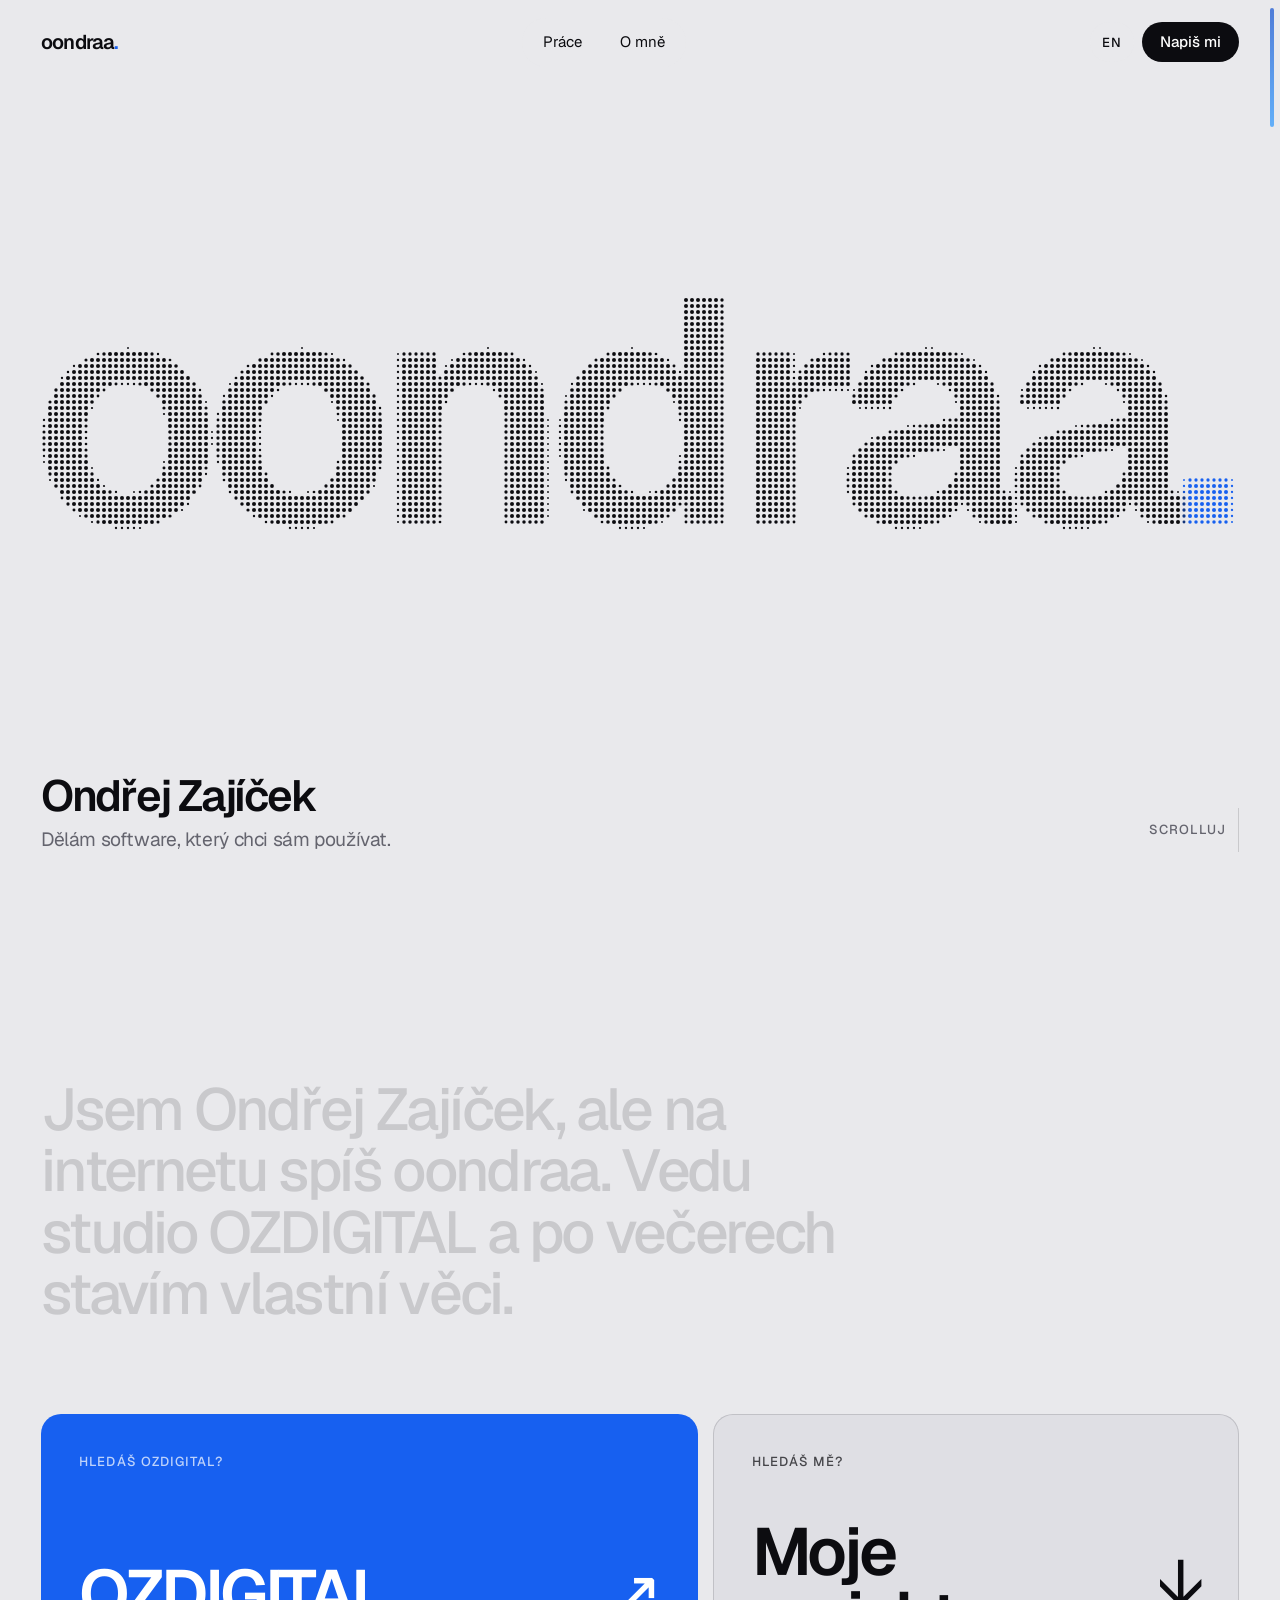
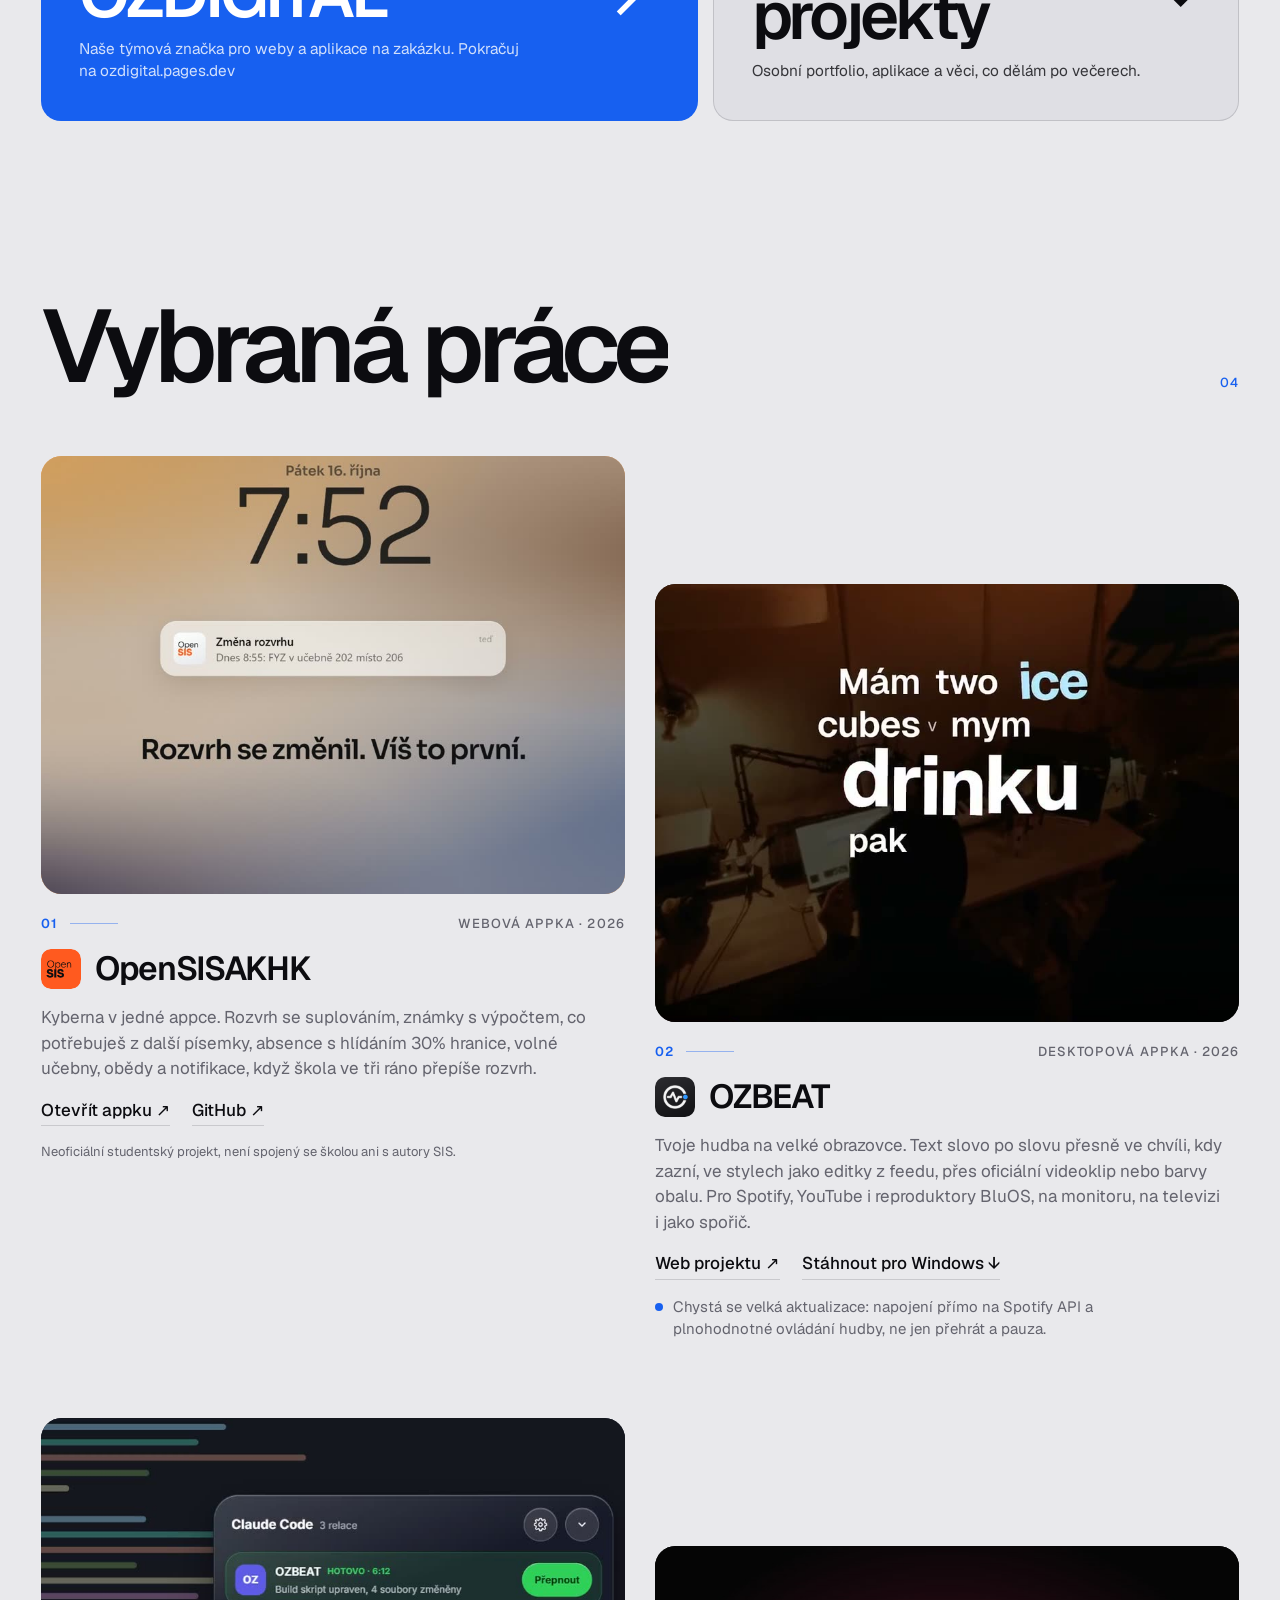
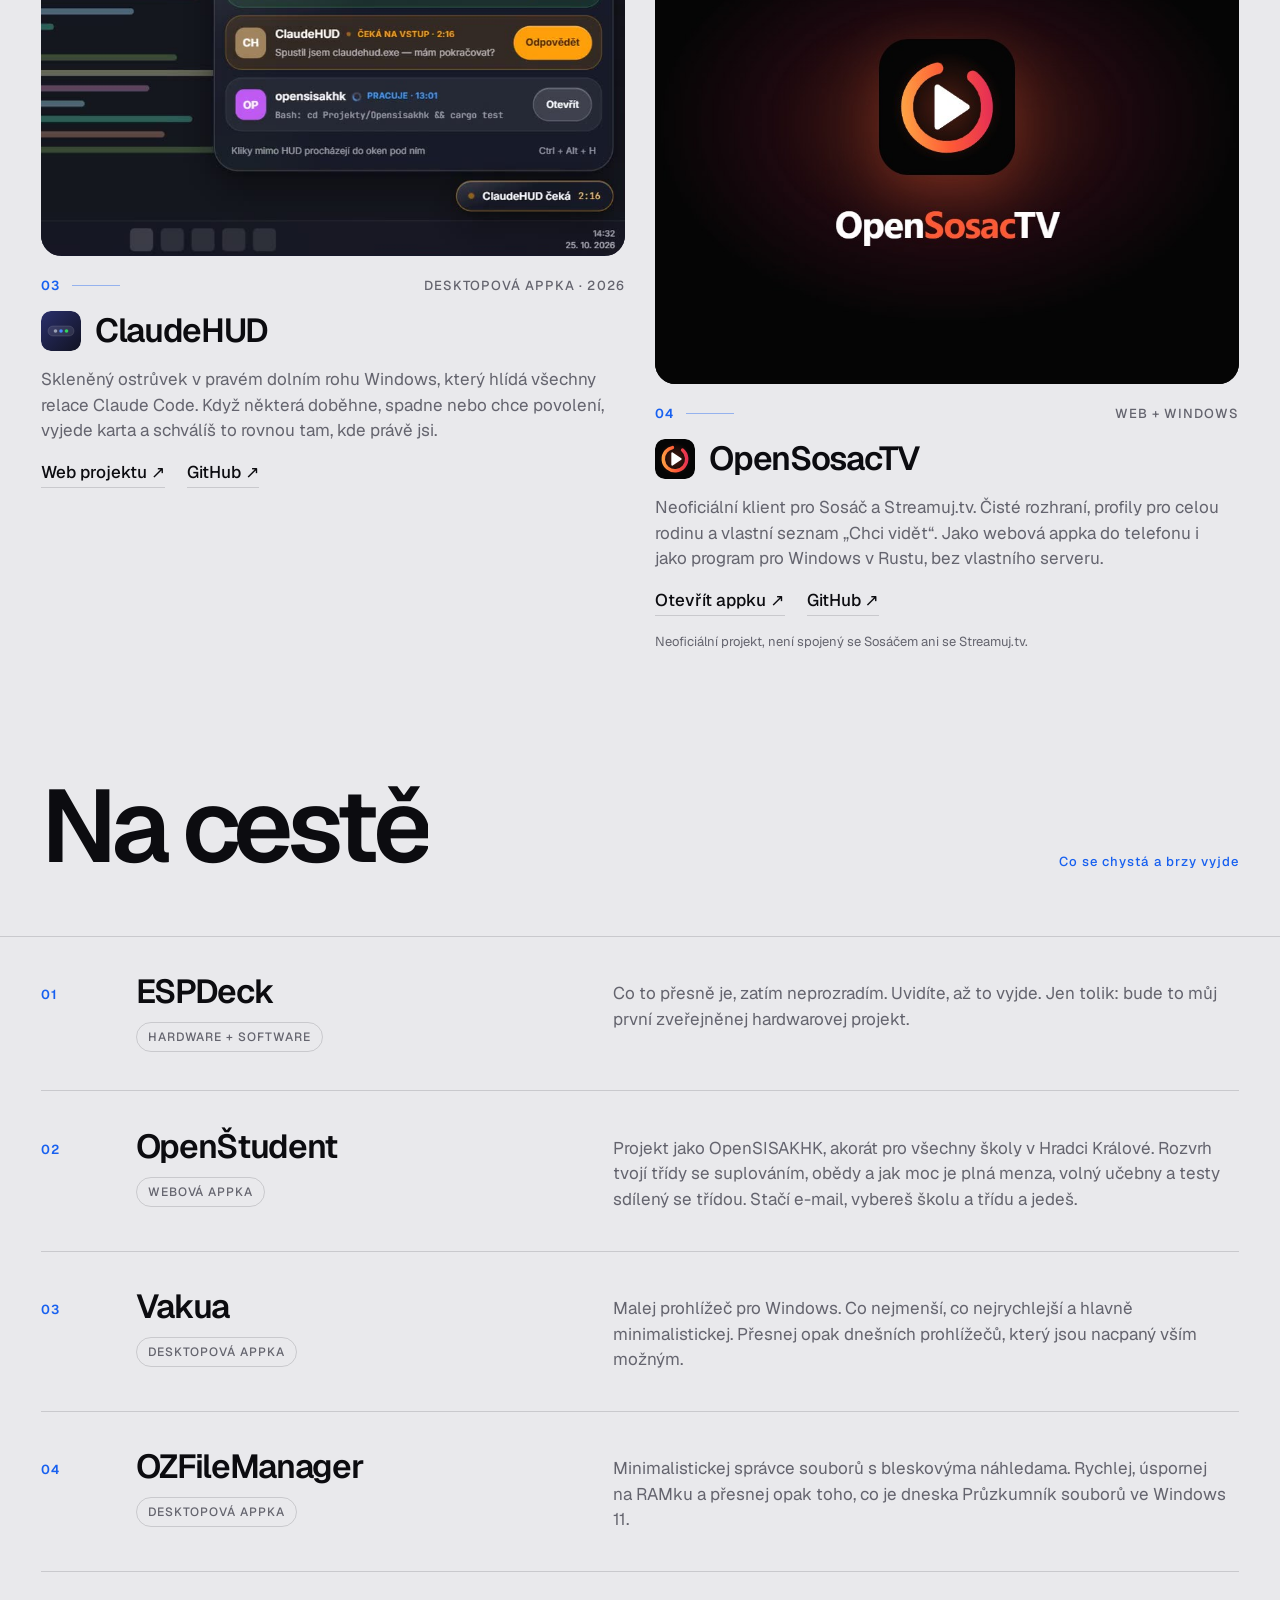
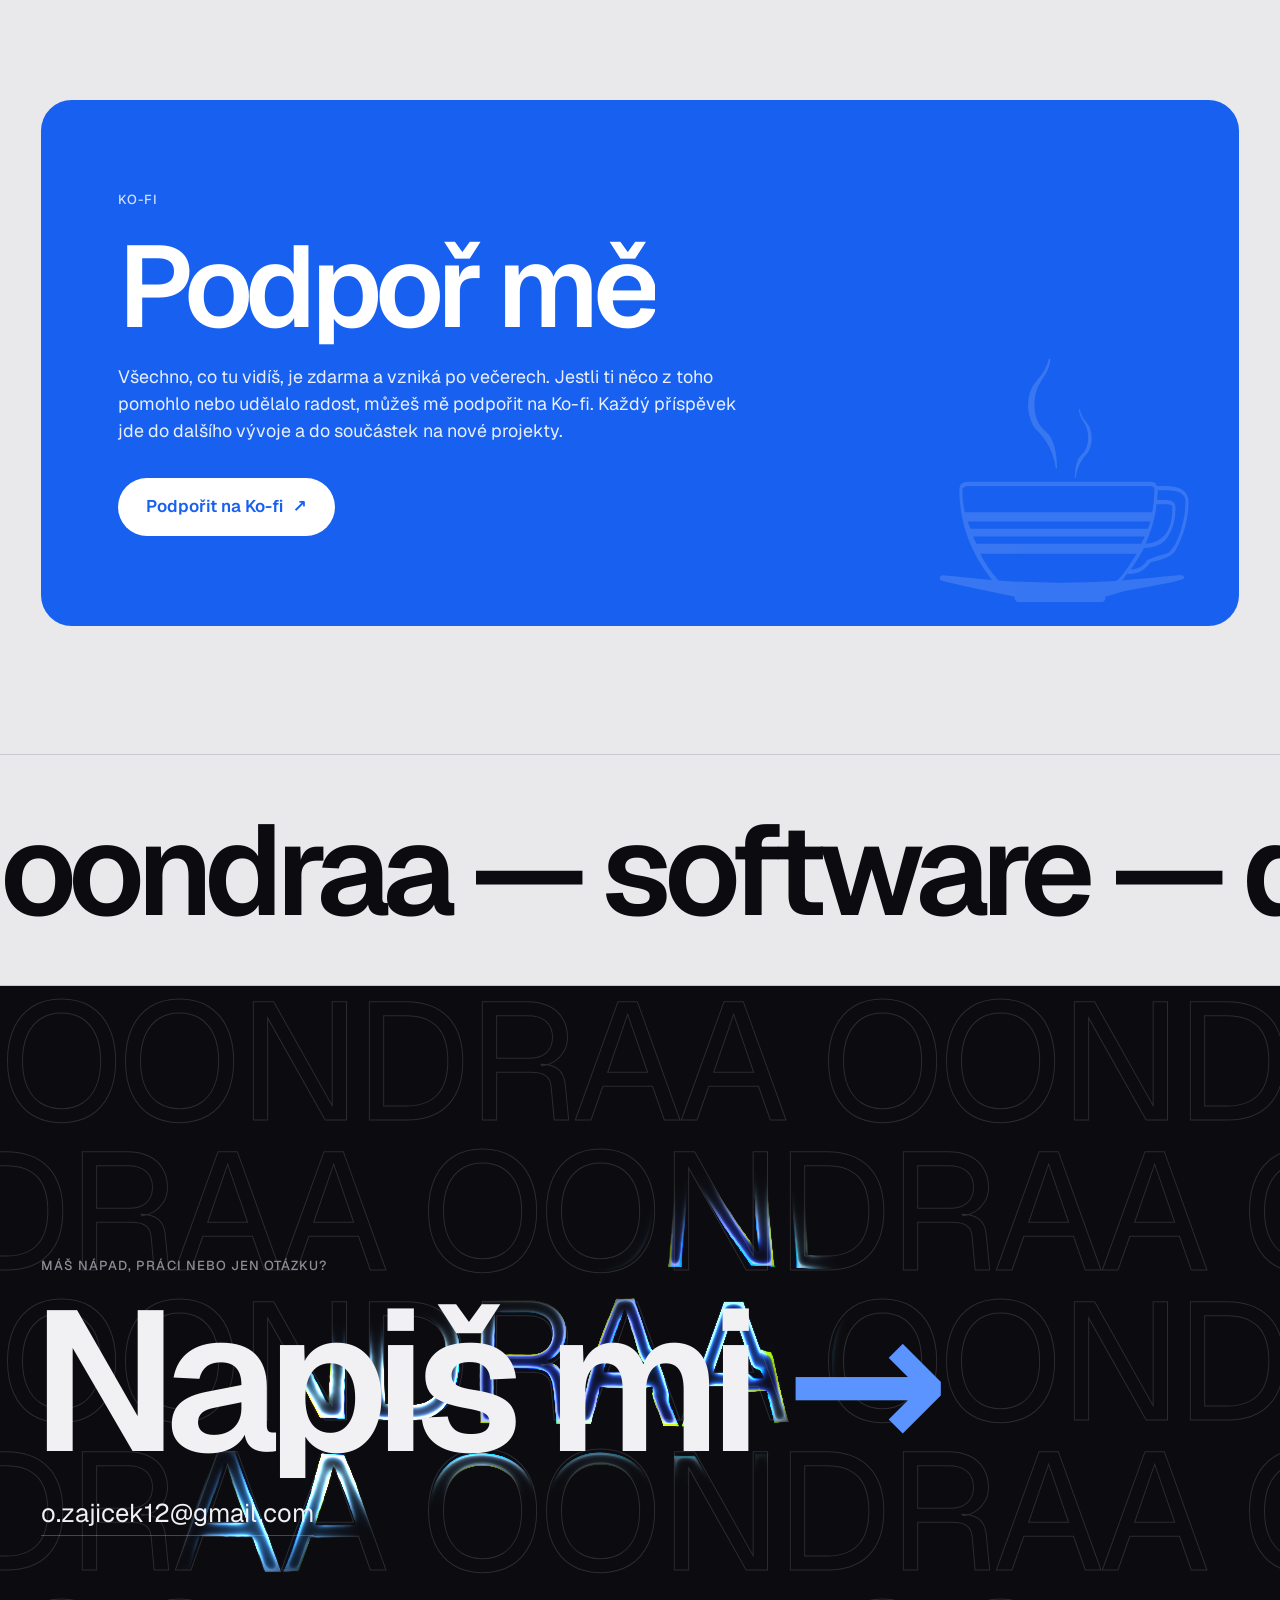
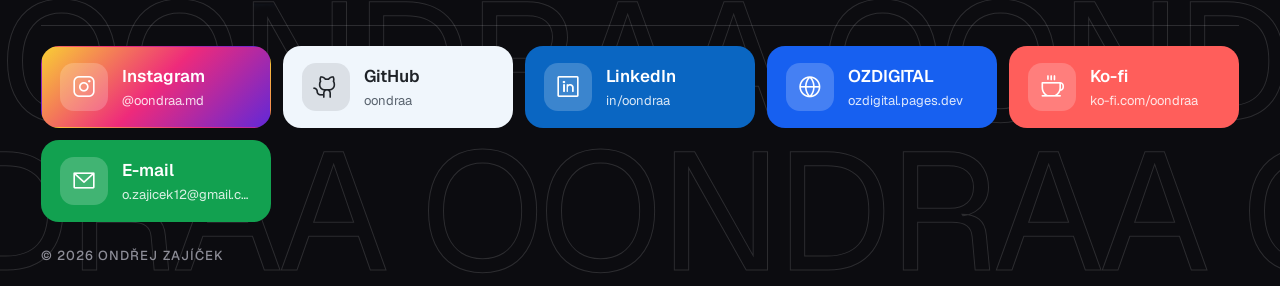
<file: index.html>
<!DOCTYPE html>
<html lang="cs">
<head>
<meta charset="UTF-8">
<meta name="viewport" content="width=device-width, initial-scale=1.0">
<title>oondraa – Ondřej Zajíček, vývojář a designér z Hradce Králové</title>
<meta name="description" content="Ondřej Zajíček (oondraa), student SSAK a vývojář z Hradce Králové. Vede OZDIGITAL a dělá vlastní appky jako OZBEAT a OpenSISAKHK. Instagram @oondraa.md, LinkedIn a GitHub oondraa.">
<meta name="author" content="Ondřej Zajíček">
<meta name="robots" content="index, follow, max-image-preview:large">
<link rel="me" href="https://www.instagram.com/oondraa.md/">
<link rel="me" href="https://github.com/oondraa">
<link rel="me" href="https://www.linkedin.com/in/oondraa/">
<link rel="me" href="https://ko-fi.com/oondraa">
<link rel="canonical" href="https://oondraa.pages.dev/">
<meta name="theme-color" content="#0c0c10">
<meta name="google-site-verification" content="_32wsVGGe5f-wQmV3JNHidjf2FFxtTUGBHmsqvZ1kDk">
<meta property="og:type" content="profile">
<meta property="og:site_name" content="oondraa">
<meta property="og:locale" content="cs_CZ">
<meta property="og:title" content="Ondřej Zajíček – vývojář a designér z Hradce Králové">
<meta property="og:description" content="Dělám software, který chci sám používat. OZBEAT, OpenSISAKHK, ClaudeHUD a další. Instagram @oondraa.md.">
<meta property="og:url" content="https://oondraa.pages.dev/">
<meta property="og:image" content="https://oondraa.pages.dev/assets/og.jpg">
<meta property="og:image:width" content="1200">
<meta property="og:image:height" content="630">
<meta property="og:image:alt" content="Ondřej Zajíček · oondraa">
<meta property="profile:first_name" content="Ondřej">
<meta property="profile:last_name" content="Zajíček">
<meta property="profile:username" content="oondraa">
<meta name="twitter:card" content="summary_large_image">
<meta name="twitter:title" content="Ondřej Zajíček – vývojář a designér z Hradce Králové">
<meta name="twitter:description" content="Dělám software, který chci sám používat. Instagram @oondraa.md · GitHub oondraa · LinkedIn in/oondraa">
<meta name="twitter:image" content="https://oondraa.pages.dev/assets/og.jpg">
<link rel="icon" href="favicon.svg" type="image/svg+xml">
<link rel="preload" href="fonts/geist-latin-wght-normal.woff2" as="font" type="font/woff2" crossorigin>
<link rel="stylesheet" href="style.css">
<script>document.documentElement.classList.add("js")</script>
<script type="application/ld+json">
{
  "@context": "https://schema.org",
  "@graph": [
    {
      "@type": "WebSite",
      "@id": "https://oondraa.pages.dev/#website",
      "url": "https://oondraa.pages.dev/",
      "name": "oondraa",
      "alternateName": "Ondřej Zajíček",
      "inLanguage": "cs",
      "publisher": { "@id": "https://oondraa.pages.dev/#person" }
    },
    {
      "@type": "ProfilePage",
      "@id": "https://oondraa.pages.dev/#profile",
      "url": "https://oondraa.pages.dev/",
      "name": "Ondřej Zajíček – vývojář a designér z Hradce Králové",
      "inLanguage": "cs",
      "dateModified": "2026-11-23",
      "isPartOf": { "@id": "https://oondraa.pages.dev/#website" },
      "mainEntity": { "@id": "https://oondraa.pages.dev/#person" }
    },
    {
      "@type": "Person",
      "@id": "https://oondraa.pages.dev/#person",
      "name": "Ondřej Zajíček",
      "givenName": "Ondřej",
      "familyName": "Zajíček",
      "alternateName": ["oondraa", "oondraa.md", "Ondrej Zajicek", "Ondra Zajíček"],
      "url": "https://oondraa.pages.dev/",
      "image": "https://ozdigital.pages.dev/assets/team-ondrej.png",
      "knowsLanguage": ["cs", "en"],
      "affiliation": { "@type": "EducationalOrganization", "name": "Střední škola aplikované kybernetiky (SSAK)", "alternateName": ["SSAK", "Kyberna"], "address": { "@type": "PostalAddress", "addressLocality": "Hradec Králové", "addressCountry": "CZ" } },
      "email": "mailto:o.zajicek12@gmail.com",
      "jobTitle": "Student, vývojář a UI/UX designér, vedoucí OZDIGITAL",
      "description": "Student SSAK, vývojář a UI/UX designér z Hradce Králové. Na Instagramu @oondraa.md. Po večerech dělá vlastní aplikace (OpenSISAKHK, OZBEAT, ClaudeHUD, OpenSosacTV) a s týmem vede OZDIGITAL, značku pro weby a aplikace na zakázku pod myNEST s.r.o.",
      "homeLocation": { "@type": "Place", "name": "Hradec Králové", "address": { "@type": "PostalAddress", "addressLocality": "Hradec Králové", "addressRegion": "Královéhradecký kraj", "addressCountry": "CZ" } },
      "address": { "@type": "PostalAddress", "addressLocality": "Hradec Králové", "addressRegion": "Královéhradecký kraj", "addressCountry": "CZ" },
      "knowsAbout": ["Vývoj webových aplikací", "UI/UX design", "TypeScript", "Rust", "WebGL", "Cloudflare Workers", "Neuronové sítě"],
      "worksFor": { "@type": "Organization", "@id": "https://ozdigital.pages.dev/#org", "name": "OZDIGITAL", "url": "https://ozdigital.pages.dev/", "parentOrganization": { "@type": "Organization", "name": "myNEST s.r.o.", "taxID": "28855884" } },
      "sameAs": [
        "https://www.instagram.com/oondraa.md/",
        "https://github.com/oondraa",
        "https://www.linkedin.com/in/oondraa/",
        "https://ko-fi.com/oondraa",
        "https://ozdigital.pages.dev/"
      ]
    },
    {
      "@type": "SoftwareApplication",
      "@id": "https://oondraa.github.io/OpenSISAKHK/#app",
      "name": "OpenSISAKHK",
      "description": "Osobní projekt: neoficiální studentská appka k SIS Kyberny. Není to projekt OZDIGITAL.",
      "sameAs": ["https://github.com/oondraa/OpenSISAKHK"],
      "url": "https://oondraa.github.io/OpenSISAKHK/",
      "applicationCategory": "EducationalApplication",
      "operatingSystem": "Web",
      "author": { "@id": "https://oondraa.pages.dev/#person" }
    },
    {
      "@type": "SoftwareApplication",
      "name": "OZBEAT",
      "url": "https://oondraa.github.io/OZBEAT/",
      "applicationCategory": "MultimediaApplication",
      "operatingSystem": "Windows",
      "author": { "@id": "https://oondraa.pages.dev/#person" }
    },
    {
      "@type": "SoftwareApplication",
      "name": "ClaudeHUD",
      "url": "https://oondraa.github.io/ClaudeHUD/",
      "applicationCategory": "DeveloperApplication",
      "operatingSystem": "Windows",
      "author": { "@id": "https://oondraa.pages.dev/#person" }
    },
    {
      "@type": "SoftwareApplication",
      "name": "OpenSosacTV",
      "url": "https://oondraa.github.io/OpenSosacTV/",
      "applicationCategory": "MultimediaApplication",
      "operatingSystem": "Web, Windows",
      "author": { "@id": "https://oondraa.pages.dev/#person" }
    }
  ]
}
</script>
</head>
<body>
  <div class="loader" aria-hidden="true"><span class="loader-num">0</span></div>
  <div class="cursor" aria-hidden="true"><span class="cursor-label"></span></div>

  <header class="nav">
    <a href="#top" class="logo" aria-label="oondraa, na začátek">oondraa<span class="dot">.</span></a>
    <nav aria-label="Hlavní">
      <a href="#work" data-i18n="navWork">Práce</a>
      <a href="#about" data-i18n="navAbout">O mně</a>
    </nav>
    <div class="nav-end">
      <button class="lang" type="button" aria-label="Switch to English">EN</button>
      <a href="#contact" class="pill" data-i18n="navTalk">Napiš mi</a>
    </div>
  </header>

  <main id="top">
    <section class="hero">
      <div class="halftone" data-halftone aria-hidden="true"><canvas></canvas></div>
      <div class="hero-foot">
        <div>
          <h1 class="hero-name"><span class="mask"><span>Ondřej Zajíček</span></span></h1>
          <p class="hero-lede"><span class="mask"><span data-i18n="heroLede">Dělám software, který chci sám používat.</span></span></p>
        </div>
        <a href="#work" class="scroll-cue" aria-label="Posunout na projekty"><span data-i18n="heroScroll">Scrolluj</span><i></i></a>
      </div>
    </section>

    <section class="statement" id="about">
      <p class="statement-text" data-words data-i18n="statement">Jsem Ondřej Zajíček, ale na internetu spíš oondraa. Vedu studio OZDIGITAL a po večerech stavím vlastní věci.</p>

      <nav class="fork" aria-label="Kam dál">
        <a href="https://ozdigital.pages.dev/" class="fork-card fork-team" data-cursor-key="cursorOpen">
          <span class="fork-kicker" data-i18n="forkTeamKicker">Hledáš OZDIGITAL?</span>
          <span class="fork-title"><span>OZDIGITAL</span><i aria-hidden="true">↗</i></span>
          <span class="fork-sub" data-i18n="forkTeamSub">Naše týmová značka pro weby a aplikace na zakázku. Pokračuj na ozdigital.pages.dev</span>
        </a>
        <a href="#work" class="fork-card fork-me">
          <span class="fork-kicker" data-i18n="forkMeKicker">Hledáš mě?</span>
          <span class="fork-title"><span data-i18n="forkMeTitle">Moje projekty</span><i aria-hidden="true">↓</i></span>
          <span class="fork-sub" data-i18n="forkMeSub">Osobní portfolio, aplikace a věci, co dělám po večerech.</span>
        </a>
      </nav>
    </section>

    <section class="work" id="work">
      <div class="sec-head">
        <h2 class="sec-title"><span class="mask"><span data-i18n="workTitle">Vybraná práce</span></span></h2>
        <span class="sec-count">04</span>
      </div>

      <div class="projects">
        <article class="project">
          <div class="project-bar"><span class="project-n">01</span><span><span data-i18n="kindWeb">Webová appka</span> · 2026</span></div>
          <div class="project-head">
            <img src="assets/sis-icon.svg" alt="" width="40" height="40">
            <h3>OpenSISAKHK</h3>
          </div>
          <a href="https://oondraa.github.io/OpenSISAKHK/" target="_blank" rel="noopener" class="project-media" data-cursor-key="cursorOpen" style="--tint:#f0a560">
            <video data-src="assets/sis-promo-720.mp4" poster="assets/sis-poster.jpg" muted loop playsinline preload="none" aria-label="Ukázka OpenSISAKHK"></video>
          </a>
          <div class="project-body">
            <p data-i18n="sisDesc">Kyberna v jedné appce. Rozvrh se suplováním, známky s výpočtem, co potřebuješ z další písemky, absence s hlídáním 30% hranice, volné učebny, obědy a notifikace, když škola ve tři ráno přepíše rozvrh.</p>
            <div class="project-links">
              <a href="https://opensisakhk.opensisakhk.workers.dev" target="_blank" rel="noopener" data-i18n="sisOpen">Otevřít appku ↗</a>
              <a href="https://github.com/oondraa/OpenSISAKHK" target="_blank" rel="noopener">GitHub ↗</a>
            </div>
            <p class="fine" data-i18n="sisNote">Neoficiální studentský projekt, není spojený se školou ani s autory SIS.</p>
          </div>
        </article>

        <article class="project">
          <div class="project-bar"><span class="project-n">02</span><span><span data-i18n="kindDesktop">Desktopová appka</span> · 2026</span></div>
          <div class="project-head">
            <img src="assets/ozbeat-icon.png" alt="" width="40" height="40">
            <h3>OZBEAT</h3>
          </div>
          <a href="https://oondraa.github.io/OZBEAT/" target="_blank" rel="noopener" class="project-media" data-cursor-key="cursorOpen" style="--tint:#1a1414">
            <video data-src="assets/ozbeat-promo-720.mp4" poster="assets/ozbeat-poster.jpg" muted loop playsinline preload="none" aria-label="Ukázka OZBEAT"></video>
          </a>
          <div class="project-body">
            <p data-i18n="ozbDesc">Tvoje hudba na velké obrazovce. Text slovo po slovu přesně ve chvíli, kdy zazní, ve stylech jako editky z feedu, přes oficiální videoklip nebo barvy obalu. Pro Spotify, YouTube i reproduktory BluOS, na monitoru, na televizi i jako spořič.</p>
            <div class="project-links">
              <a href="https://oondraa.github.io/OZBEAT/" target="_blank" rel="noopener" data-i18n="linkProject">Web projektu ↗</a>
              <a href="https://github.com/oondraa/OZBEAT/releases/latest/download/OZBEAT.exe" data-i18n="ozbDownload">Stáhnout pro Windows ↓</a>
            </div>
            <p class="soon-note"><span class="soon-dot" aria-hidden="true"></span><span data-i18n="ozbNext">Chystá se velká aktualizace: napojení přímo na Spotify API a plnohodnotné ovládání hudby, ne jen přehrát a pauza.</span></p>
          </div>
        </article>

        <article class="project">
          <div class="project-bar"><span class="project-n">03</span><span><span data-i18n="kindDesktop">Desktopová appka</span> · 2026</span></div>
          <div class="project-head">
            <img src="assets/hud-icon.svg" alt="" width="40" height="40">
            <h3>ClaudeHUD</h3>
          </div>
          <a href="https://oondraa.github.io/ClaudeHUD/" target="_blank" rel="noopener" class="project-media" data-cursor-key="cursorOpen" style="--tint:#15172a;--origin:100% 60%">
            <video data-src="assets/hud-promo-720.mp4" poster="assets/hud-poster.jpg" muted loop playsinline preload="none" aria-label="Ukázka ClaudeHUD"></video>
          </a>
          <div class="project-body">
            <p data-i18n="hudDesc">Skleněný ostrůvek v pravém dolním rohu Windows, který hlídá všechny relace Claude Code. Když některá doběhne, spadne nebo chce povolení, vyjede karta a schválíš to rovnou tam, kde právě jsi.</p>
            <div class="project-links">
              <a href="https://oondraa.github.io/ClaudeHUD/" target="_blank" rel="noopener" data-i18n="linkProject">Web projektu ↗</a>
              <a href="https://github.com/oondraa/ClaudeHUD" target="_blank" rel="noopener">GitHub ↗</a>
            </div>
          </div>
        </article>

        <article class="project">
          <div class="project-bar"><span class="project-n">04</span><span data-i18n="kindWebWin">Web + Windows</span></div>
          <div class="project-head">
            <img src="assets/sosac-icon.svg" alt="" width="40" height="40">
            <h3>OpenSosacTV</h3>
          </div>
          <a href="https://oondraa.github.io/OpenSosacTV/" target="_blank" rel="noopener" class="project-media" data-cursor-key="cursorOpen" style="--tint:#050505">
            <img src="assets/sosac-poster.jpg" alt="" loading="lazy" width="960" height="720">
          </a>
          <div class="project-body">
            <p data-i18n="sosacDesc">Neoficiální klient pro Sosáč a Streamuj.tv. Čisté rozhraní, profily pro celou rodinu a vlastní seznam „Chci vidět“. Jako webová appka do telefonu i jako program pro Windows v Rustu, bez vlastního serveru.</p>
            <div class="project-links">
              <a href="https://oondraa.github.io/OpenSosacTV/" target="_blank" rel="noopener" data-i18n="sisOpen">Otevřít appku ↗</a>
              <a href="https://github.com/oondraa/OpenSosacTV" target="_blank" rel="noopener">GitHub ↗</a>
            </div>
            <p class="fine" data-i18n="sosacNote">Neoficiální projekt, není spojený se Sosáčem ani se Streamuj.tv.</p>
          </div>
        </article>
      </div>
    </section>

    <section class="soon" id="soon">
      <div class="sec-head">
        <h2 class="sec-title"><span class="mask"><span data-i18n="soonTitle">Na cestě</span></span></h2>
        <span class="sec-count sec-lede" data-i18n="soonLede">Co se chystá a brzy vyjde</span>
      </div>

      <ol class="soon-list">
        <li class="soon-item">
          <span class="soon-n">01</span>
          <div class="soon-head">
            <h3>ESPDeck</h3>
            <span class="soon-tag" data-i18n="soonTagHw">Hardware + software</span>
          </div>
          <div class="soon-body">
            <p data-i18n="espDesc">Co to přesně je, zatím neprozradím. Uvidíte, až to vyjde. Jen tolik: bude to můj první zveřejněnej hardwarovej projekt.</p>
          </div>
        </li>
        <li class="soon-item">
          <span class="soon-n">02</span>
          <div class="soon-head">
            <h3>OpenŠtudent</h3>
            <span class="soon-tag" data-i18n="soonTagWeb">Webová appka</span>
          </div>
          <div class="soon-body">
            <p data-i18n="stuDesc">Projekt jako OpenSISAKHK, akorát pro všechny školy v Hradci Králové. Rozvrh tvojí třídy se suplováním, obědy a jak moc je plná menza, volný učebny a testy sdílený se třídou. Stačí e-mail, vybereš školu a třídu a jedeš.</p>
          </div>
        </li>
        <li class="soon-item">
          <span class="soon-n">03</span>
          <div class="soon-head">
            <h3>Vakua</h3>
            <span class="soon-tag" data-i18n="soonTagDesktop">Desktopová appka</span>
          </div>
          <div class="soon-body">
            <p data-i18n="vakDesc">Malej prohlížeč pro Windows. Co nejmenší, co nejrychlejší a hlavně minimalistickej. Přesnej opak dnešních prohlížečů, který jsou nacpaný vším možným.</p>
          </div>
        </li>
        <li class="soon-item">
          <span class="soon-n">04</span>
          <div class="soon-head">
            <h3>OZFileManager</h3>
            <span class="soon-tag" data-i18n="soonTagDesktop">Desktopová appka</span>
          </div>
          <div class="soon-body">
            <p data-i18n="fmDesc">Minimalistickej správce souborů s bleskovýma náhledama. Rychlej, úspornej na RAMku a přesnej opak toho, co je dneska Průzkumník souborů ve Windows 11.</p>
          </div>
        </li>
      </ol>
    </section>

    <section class="support" id="support">
      <div class="support-inner">
        <p class="support-kicker" data-i18n="supKicker">Ko-fi</p>
        <h2 class="support-title"><span class="mask"><span data-i18n="supTitle">Podpoř mě</span></span></h2>
        <p class="support-text" data-i18n="supText">Všechno, co tu vidíš, je zdarma a vzniká po večerech. Jestli ti něco z toho pomohlo nebo udělalo radost, můžeš mě podpořit na Ko-fi. Každý příspěvek jde do dalšího vývoje a do součástek na nové projekty.</p>
        <a href="https://ko-fi.com/oondraa" target="_blank" rel="noopener" class="support-btn" data-cursor-key="cursorOpen"><span data-i18n="supBtn">Podpořit na Ko-fi</span><span aria-hidden="true">↗</span></a>
      </div>
    </section>

    <section class="marquee" aria-hidden="true">
      <div class="marquee-track"><span>oondraa — software — design — oondraa — software — design — </span><span>oondraa — software — design — oondraa — software — design — </span></div>
    </section>

  </main>

  <footer class="contact" id="contact">
    <canvas class="ink-gl" aria-hidden="true"></canvas>
    <div class="ink-bg" aria-hidden="true">
      <span>OONDRAA OONDRAA OONDRAA OONDRAA</span>
      <span>OONDRAA OONDRAA OONDRAA OONDRAA</span>
      <span>OONDRAA OONDRAA OONDRAA OONDRAA</span>
      <span>OONDRAA OONDRAA OONDRAA OONDRAA</span>
      <span>OONDRAA OONDRAA OONDRAA OONDRAA</span>
      <span>OONDRAA OONDRAA OONDRAA OONDRAA</span>
    </div>
    <div class="contact-inner">
      <p class="contact-kicker" data-i18n="contactKicker">Máš nápad, práci nebo jen otázku?</p>
      <a href="mailto:o.zajicek12@gmail.com" class="contact-big" data-cursor-key="cursorMail">
        <span class="mask"><span data-i18n="contactBig">Napiš mi</span></span>
        <span class="contact-arrow" aria-hidden="true">→</span>
      </a>
      <a href="mailto:o.zajicek12@gmail.com" class="contact-mail">o.zajicek12@gmail.com</a>
      <div class="contact-foot">
        <ul class="socials" aria-label="Kde mě najdeš">
          <li><a href="https://www.instagram.com/oondraa.md/" target="_blank" rel="me noopener" class="social social-ig"><i class="ph ph-instagram-logo" aria-hidden="true"></i><span><b>Instagram</b><small>@oondraa.md</small></span></a></li>
          <li><a href="https://github.com/oondraa" target="_blank" rel="me noopener" class="social social-gh"><i class="ph ph-github-logo" aria-hidden="true"></i><span><b>GitHub</b><small>oondraa</small></span></a></li>
          <li><a href="https://www.linkedin.com/in/oondraa/" target="_blank" rel="me noopener" class="social social-li"><i class="ph ph-linkedin-logo" aria-hidden="true"></i><span><b>LinkedIn</b><small>in/oondraa</small></span></a></li>
          <li><a href="https://ozdigital.pages.dev/" target="_blank" rel="noopener" class="social social-oz"><i class="ph ph-globe-simple" aria-hidden="true"></i><span><b>OZDIGITAL</b><small>ozdigital.pages.dev</small></span></a></li>
          <li><a href="https://ko-fi.com/oondraa" target="_blank" rel="me noopener" class="social social-kofi"><i class="ph ph-coffee" aria-hidden="true"></i><span><b>Ko-fi</b><small>ko-fi.com/oondraa</small></span></a></li>
          <li><a href="mailto:o.zajicek12@gmail.com" class="social social-mail"><i class="ph ph-envelope-simple" aria-hidden="true"></i><span><b>E-mail</b><small>o.zajicek12@gmail.com</small></span></a></li>
        </ul>
        <p class="copy">© 2026 Ondřej Zajíček</p>
      </div>
    </div>
  </footer>

  <script src="vendor/gsap.min.js" defer></script>
  <script src="vendor/ScrollTrigger.min.js" defer></script>
  <script src="vendor/lenis.min.js" defer></script>
  <script src="halftone.js" defer></script>
  <script src="ink.js" defer></script>
  <script src="main.js" defer></script>
  <script src="scrollbar.js" defer></script>
</body>
</html>
</file>
<file: style.css>
@font-face {
  font-family: "Geist";
  src: url("fonts/geist-latin-ext-wght-normal.woff2") format("woff2");
  font-weight: 100 900;
  font-display: swap;
  unicode-range: U+0100-02BA, U+02BD-02C5, U+02C7-02CC, U+02CE-02D7, U+02DD-02FF, U+0304, U+0308, U+0329, U+1D00-1DBF, U+1E00-1E9F, U+1EF2-1EFF, U+2020, U+20A0-20AB, U+20AD-20C0, U+2113, U+2C60-2C7F, U+A720-A7FF;
}
@font-face {
  font-family: "Geist";
  src: url("fonts/geist-latin-wght-normal.woff2") format("woff2");
  font-weight: 100 900;
  font-display: swap;
  unicode-range: U+0000-00FF, U+0131, U+0152-0153, U+02BB-02BC, U+02C6, U+02DA, U+02DC, U+0304, U+0308, U+0329, U+2000-206F, U+20AC, U+2122, U+2191, U+2193, U+2212, U+2215, U+FEFF, U+FFFD;
}

:root {
  --bg: #e9e9ec;
  --bg-2: #dfdfe4;
  --ink: #0c0c10;
  --muted: #64646e;
  --line: rgba(12, 12, 16, 0.14);
  --accent: #1760f0;
  --accent-hover: #0f4fd0;
  --accent-dark: #5b93ff;
  --night: #0c0c10;
  --night-ink: #f1f1f3;
  --gutter: clamp(16px, 3.2vw, 48px);
  --ease: cubic-bezier(0.22, 1, 0.36, 1);
}

*, *::before, *::after { box-sizing: border-box; }
html { -webkit-text-size-adjust: 100%; }
html.lenis, html.lenis body { height: auto; }
.lenis.lenis-smooth { scroll-behavior: auto !important; }
body {
  margin: 0;
  background: var(--bg);
  color: var(--ink);
  font-family: "Geist", system-ui, sans-serif;
  font-size: 17px;
  line-height: 1.5;
  -webkit-font-smoothing: antialiased;
  overflow-x: hidden;
}
img, video, canvas { display: block; max-width: 100%; }
a { color: inherit; text-decoration: none; }
h1, h2, h3, p { margin: 0; }
::selection { background: var(--accent); color: #fff; }
:focus-visible { outline: 2px solid var(--accent); outline-offset: 3px; border-radius: 4px; }

/* Text that slides up from behind a mask */
.mask { display: block; overflow: hidden; padding-bottom: 0.06em; margin-bottom: -0.06em; }
.mask > span { display: inline-block; }
.js .mask > span { transform: translateY(110%); }
.js.is-ready .no-anim .mask > span { transform: none; }

/* Loader */
.loader {
  position: fixed; inset: 0; z-index: 100;
  display: grid; place-items: end start;
  padding: var(--gutter);
  background: var(--night);
  color: var(--night-ink);
}
.loader-num { font-size: clamp(64px, 14vw, 220px); font-weight: 600; letter-spacing: -0.06em; line-height: 0.8; font-variant-numeric: tabular-nums; }
html:not(.js) .loader { display: none; }

/* Cursor */
.cursor {
  position: fixed; top: 0; left: 0; z-index: 90;
  width: 12px; height: 12px; margin: -6px 0 0 -6px;
  border-radius: 50%;
  background: var(--ink);
  pointer-events: none;
  display: grid; place-items: center;
  transition: width 0.45s var(--ease), height 0.45s var(--ease), margin 0.45s var(--ease), background-color 0.3s;
  opacity: 0;
}
.cursor-label { font-size: 13px; font-weight: 500; color: #fff; opacity: 0; transition: opacity 0.2s; white-space: nowrap; }
.cursor.is-big { width: 96px; height: 96px; margin: -48px 0 0 -48px; background: var(--accent); }
.cursor.is-big .cursor-label { opacity: 1; transition-delay: 0.12s; }
.cursor.on-dark { background: var(--night-ink); }
@media (hover: none), (pointer: coarse) { .cursor { display: none; } }

/* Scrollbar: scrollbar.js swaps the native one for a thin blue thumb on mouse devices */
html.has-scrollbar { scrollbar-width: none; }
html.has-scrollbar::-webkit-scrollbar { display: none; }
.scrollbar { position: fixed; top: 8px; bottom: 8px; right: 2px; z-index: 95; width: 14px; cursor: pointer; }
.scrollbar[hidden] { display: none; }
.scrollbar::before, .scrollbar-thumb {
  position: absolute; right: 4px; width: 4px; border-radius: 99px;
  transition: opacity 0.3s var(--ease), width 0.22s var(--ease), right 0.22s var(--ease);
}
.scrollbar::before { content: ""; top: 0; bottom: 0; background: rgba(12, 12, 16, 0.06); opacity: 0; }
.scrollbar-thumb {
  top: 0; overflow: hidden; will-change: transform; cursor: grab;
  background: linear-gradient(180deg, var(--accent-hover), #2997ff); opacity: 0.7;
}
.scrollbar-thumb::after {
  content: ""; position: absolute; left: 0; top: 0; width: 100%; height: 300%;
  background: linear-gradient(transparent 42%, rgba(255, 255, 255, 0.7) 50%, transparent 58%);
  animation: sheen 3.2s var(--ease) infinite;
}
@keyframes sheen { from { transform: translateY(-66.667%); } to { transform: translateY(0); } }
.scrollbar.is-active::before, .scrollbar:hover::before, .scrollbar.is-dragging::before,
.scrollbar.is-active .scrollbar-thumb, .scrollbar:hover .scrollbar-thumb, .scrollbar.is-dragging .scrollbar-thumb { opacity: 1; }
.scrollbar:hover::before, .scrollbar.is-dragging::before,
.scrollbar:hover .scrollbar-thumb, .scrollbar.is-dragging .scrollbar-thumb { width: 7px; right: 3px; }
.scrollbar.is-dragging .scrollbar-thumb { cursor: grabbing; }
@media (prefers-reduced-motion: reduce) {
  .scrollbar::before, .scrollbar-thumb { transition: none; }
  .scrollbar-thumb::after { animation: none; opacity: 0; }
}

/* Nav */
.nav {
  position: fixed; top: 0; left: 0; right: 0; z-index: 50;
  display: flex; align-items: center; justify-content: space-between; gap: 16px;
  padding: 18px var(--gutter);
  transition: transform 0.5s var(--ease);
}
.nav.is-hidden { transform: translateY(-110%); }
.logo { font-weight: 600; font-size: 20px; letter-spacing: -0.04em; }
.dot, .accent { color: var(--accent); }
.link-arrow { font-weight: 500; border-bottom: 1px solid var(--line); padding-bottom: 2px; transition: color 0.3s, border-color 0.3s; }
.link-arrow:hover { color: var(--accent); border-color: var(--accent); }
.nav nav { display: flex; gap: 6px; padding: 5px; border-radius: 99px; background: rgba(233, 233, 236, 0.72); backdrop-filter: blur(14px); -webkit-backdrop-filter: blur(14px); }
.nav nav a { padding: 8px 16px; border-radius: 99px; font-size: 15px; transition: background-color 0.25s; }
.nav nav a:hover { background: rgba(12, 12, 16, 0.07); }
.nav-end { display: flex; align-items: center; gap: 8px; }
.lang {
  font: 500 13px "Geist", system-ui, sans-serif; letter-spacing: 0.08em; color: var(--ink);
  background: rgba(233, 233, 236, 0.72); backdrop-filter: blur(14px); -webkit-backdrop-filter: blur(14px);
  border: 0; border-radius: 99px; height: 40px; min-width: 40px; padding: 0 12px; cursor: pointer;
}
.pill {
  display: inline-flex; align-items: center; height: 40px; padding: 0 18px;
  border-radius: 99px; background: var(--ink); color: #fff; font-size: 15px; font-weight: 500;
  transition: background-color 0.3s;
}
.pill:hover { background: var(--accent-hover); }
.nav .logo { transition: color 0.3s; }
.nav.on-dark .logo { color: var(--night-ink); }
.nav.on-dark .pill { background: var(--night-ink); color: var(--ink); }
.nav.on-dark .pill:hover { background: var(--accent-dark); color: #fff; }
@media (max-width: 760px) { .nav nav { display: none; } }

/* Hero: the "oondraa." wordmark as a field of dots (halftone.js) that scatter under the pointer */
.hero {
  position: relative; min-height: 100svh;
  display: flex; flex-direction: column; justify-content: space-between; gap: clamp(32px, 5vh, 64px);
  padding: calc(76px + clamp(8px, 2vw, 24px)) var(--gutter) clamp(24px, 4vw, 48px);
}
.halftone { position: relative; width: 100%; margin-block: auto; font-family: "Geist", system-ui, sans-serif; touch-action: pan-y; }
.halftone canvas { display: block; width: 100%; }
.hero-foot { display: flex; align-items: flex-end; justify-content: space-between; gap: 24px; }
.hero-name { font-size: clamp(28px, 3.4vw, 52px); font-weight: 600; letter-spacing: -0.045em; line-height: 1; }
.hero-lede { margin-top: 10px; font-size: clamp(17px, 1.5vw, 22px); letter-spacing: -0.02em; color: var(--muted); max-width: 30ch; line-height: 1.25; }
.scroll-cue { display: inline-flex; align-items: center; gap: 12px; font-size: 13px; font-weight: 500; letter-spacing: 0.08em; text-transform: uppercase; color: var(--muted); }
.scroll-cue i { position: relative; width: 1px; height: 44px; background: var(--line); overflow: hidden; }
.scroll-cue i::after { content: ""; position: absolute; left: 0; top: -50%; width: 100%; height: 50%; background: var(--ink); animation: cue 1.8s var(--ease) infinite; }
@keyframes cue { to { top: 100%; } }
@media (max-width: 560px) {
  .scroll-cue { display: none; }
}

/* Statement */
.statement { padding: clamp(96px, 14vw, 200px) var(--gutter); }
.statement-text { font-size: clamp(30px, 4.6vw, 76px); line-height: 1.04; letter-spacing: -0.045em; font-weight: 500; max-width: 20ch; }
.statement-text .w { opacity: 0.14; transition: none; }
html:not(.js) .statement-text .w { opacity: 1; }

/* Fork: team (OZDIGITAL) or me (portfolio) */
.fork { display: grid; grid-template-columns: 1.25fr 1fr; gap: clamp(10px, 1.2vw, 16px); margin-top: clamp(48px, 7vw, 96px); }
.fork-card {
  position: relative; display: flex; flex-direction: column; gap: 14px; min-height: clamp(220px, 24vw, 320px);
  padding: clamp(24px, 3vw, 40px); border-radius: 20px; overflow: hidden;
  transition: background-color 0.4s var(--ease), color 0.4s var(--ease), transform 0.6s var(--ease);
}
.fork-team { background: var(--accent); color: #fff; }
.fork-team:hover { background: var(--accent-hover); }
.fork-me { background: var(--bg-2); color: var(--ink); box-shadow: inset 0 0 0 1px var(--line); }
.fork-me:hover { background: var(--ink); color: var(--night-ink); }
.fork-kicker { font-size: 13px; font-weight: 500; letter-spacing: 0.08em; text-transform: uppercase; opacity: 0.72; }
.fork-title {
  display: flex; align-items: center; justify-content: space-between; gap: 16px; margin-top: auto;
  font-size: clamp(36px, 5.2vw, 84px); font-weight: 600; letter-spacing: -0.05em; line-height: 0.95;
}
.fork-title i { font-style: normal; font-weight: 400; transition: transform 0.6s var(--ease); }
.fork-team:hover .fork-title i { transform: translate(6px, -6px); }
.fork-me:hover .fork-title i { transform: translateY(8px); }
.fork-sub { font-size: clamp(15px, 1.2vw, 17px); line-height: 1.4; opacity: 0.8; max-width: 44ch; }
@media (max-width: 760px) {
  .fork { grid-template-columns: 1fr; }
  .fork-card { min-height: 200px; }
}

/* Sections */
.sec-head {
  display: flex; align-items: flex-end; justify-content: space-between; gap: 24px; flex-wrap: wrap;
  padding: 0 var(--gutter); margin-bottom: clamp(32px, 5vw, 72px);
}
.sec-title { font-size: clamp(44px, 8vw, 132px); font-weight: 600; letter-spacing: -0.06em; line-height: 0.9; }
.sec-count { font-size: 13px; font-weight: 500; letter-spacing: 0.08em; text-transform: uppercase; color: var(--accent); }
.sec-lede { max-width: 32ch; text-transform: none; }

/* Projects: a two-column grid of equal cards, the right column dropped a little */
.work { padding-bottom: clamp(64px, 10vw, 140px); }
.projects {
  display: grid; grid-template-columns: repeat(2, minmax(0, 1fr));
  gap: clamp(48px, 6vw, 96px) clamp(16px, 2.4vw, 32px); padding: 0 var(--gutter);
}
.project {
  display: grid; grid-template-areas: "media" "bar" "head" "body";
  grid-template-rows: auto auto auto 1fr; row-gap: 16px; align-content: start;
}
.project:nth-child(even) { margin-top: clamp(0px, 10vw, 160px); }
.project-bar {
  grid-area: bar;
  display: flex; justify-content: space-between; gap: 16px;
  padding-top: 4px;
  font-size: 13px; font-weight: 500; letter-spacing: 0.08em; text-transform: uppercase; color: var(--muted);
}
.project-n { display: inline-flex; align-items: center; gap: 12px; color: var(--accent); font-weight: 600; }
.project-n::after { content: ""; width: 48px; height: 1px; background: currentColor; opacity: 0.4; }
.project-head { grid-area: head; display: flex; align-items: center; gap: 14px; }
.project-head img, .project-mono { flex: none; width: 40px; height: 40px; border-radius: 10px; }
.project-mono { display: grid; place-items: center; background: var(--tint); color: #fff; font-weight: 600; font-size: 20px; }
.project-head h3 { font-size: clamp(26px, 2.6vw, 40px); font-weight: 600; letter-spacing: -0.04em; line-height: 1.05; }
.project-media {
  grid-area: media;
  position: relative; display: block; overflow: hidden;
  border-radius: clamp(14px, 1.6vw, 24px);
  background: var(--tint, var(--bg-2));
  aspect-ratio: 4 / 3;
  transform: translateZ(0);
}
.project-media > * { width: 100%; height: 100%; object-fit: cover; transform-origin: var(--origin, 50% 50%); transform: scale(1.12); transition: transform 1.2s var(--ease); }
.project-media:hover > * { transform: scale(1.04); }
.project-body { grid-area: body; display: grid; gap: 16px; align-content: start; }
.project-body > p { color: var(--muted); max-width: 52ch; }
.project-links { display: flex; flex-wrap: wrap; gap: 8px 22px; }
.project-links a { font-weight: 500; border-bottom: 1px solid var(--line); padding-bottom: 2px; transition: color 0.3s, border-color 0.3s; }
.project-links a:hover { color: var(--accent); border-color: var(--accent); }
.fine { font-size: 13px; }
@media (max-width: 760px) {
  .projects { grid-template-columns: minmax(0, 1fr); }
  .project:nth-child(even) { margin-top: 0; }
}

/* On the way: upcoming projects as numbered rows, text only */
.soon { padding-bottom: clamp(64px, 10vw, 140px); }
.soon-list { list-style: none; margin: 0; padding: 0 var(--gutter); border-top: 1px solid var(--line); }
.soon-item {
  display: grid; grid-template-columns: 64px minmax(0, 5fr) minmax(0, 7fr); gap: 16px clamp(16px, 2.4vw, 32px);
  padding: clamp(24px, 3vw, 40px) 0; border-bottom: 1px solid var(--line);
}
.soon-n { padding-top: 10px; font-size: 13px; font-weight: 600; letter-spacing: 0.08em; color: var(--accent); }
.soon-head { display: flex; flex-direction: column; align-items: flex-start; gap: 12px; }
.soon-head h3 { font-size: clamp(26px, 2.6vw, 40px); font-weight: 600; letter-spacing: -0.04em; line-height: 1.05; }
.soon-tag {
  font-size: 12px; font-weight: 500; letter-spacing: 0.08em; text-transform: uppercase; color: var(--muted);
  border: 1px solid var(--line); border-radius: 999px; padding: 5px 11px;
}
.soon-body { display: grid; gap: 14px; align-content: start; padding-top: 6px; }
.soon-body > p { color: var(--muted); max-width: 56ch; }
.soon-note { display: flex; gap: 10px; align-items: baseline; max-width: 52ch; font-size: 15px; color: var(--ink); }
.soon-dot { flex: none; width: 8px; height: 8px; border-radius: 50%; background: var(--accent); translate: 0 -1px; }
@media (max-width: 760px) {
  .soon-item { grid-template-columns: minmax(0, 1fr); gap: 12px; }
  .soon-n { padding-top: 0; }
}

/* Support: a full-width accent block pointing to Ko-fi */
.support { padding: 0 var(--gutter) clamp(64px, 10vw, 140px); }
.support-inner {
  position: relative; overflow: hidden;
  display: grid; justify-items: start; gap: clamp(16px, 2vw, 28px);
  padding: clamp(40px, 7vw, 120px) clamp(24px, 6vw, 96px);
  border-radius: clamp(20px, 2.4vw, 36px);
  background: var(--accent); color: #fff;
}
.support-inner::after {
  content: "☕"; position: absolute; right: clamp(-20px, 2vw, 40px); bottom: clamp(-40px, -2vw, -10px);
  font-size: clamp(160px, 26vw, 420px); line-height: 1; opacity: 0.14; filter: grayscale(1) brightness(3); pointer-events: none;
}
.support-kicker { font-size: 13px; font-weight: 500; letter-spacing: 0.08em; text-transform: uppercase; opacity: 0.8; }
.support-title { font-size: clamp(48px, 9vw, 152px); font-weight: 600; letter-spacing: -0.06em; line-height: 0.9; }
.support-text { max-width: 52ch; font-size: clamp(16px, 1.4vw, 19px); opacity: 0.9; position: relative; z-index: 1; }
.support-btn {
  position: relative; z-index: 1;
  display: inline-flex; align-items: center; gap: 10px; margin-top: 8px;
  padding: 16px 28px; border-radius: 999px; background: #fff; color: var(--accent);
  font-size: 17px; font-weight: 600; transition: background 0.3s, color 0.3s, transform 0.3s var(--ease);
}
.support-btn:hover { background: var(--night); color: #fff; transform: translateY(-2px); }

/* Marquee */
.marquee { overflow: hidden; padding: clamp(24px, 4vw, 56px) 0; border-block: 1px solid var(--line); }
.marquee-track { display: flex; width: max-content; font-size: clamp(56px, 10vw, 168px); font-weight: 600; letter-spacing: -0.06em; line-height: 1; white-space: nowrap; }
.marquee-track span { padding-right: 0.3em; }

/* Contact: the "OONDRAA" ink field (ink.js) with the call to action on top */
.contact {
  position: relative; overflow: hidden;
  min-height: 100svh;
  background: var(--night); color: var(--night-ink);
}
.ink-gl { position: absolute; inset: 0; width: 100%; height: 100%; }
/* Six rows of outlined "OONDRAA" fill the section; ink.js paints colour inside them where the pointer has been. */
.ink-bg {
  position: absolute; inset: 0; overflow: hidden;
  display: flex; flex-direction: column; justify-content: center;
  font-size: max(93px, calc(100svh / 6 / 0.9)); font-weight: 400; line-height: 0.9; letter-spacing: -0.03em;
  white-space: nowrap; color: transparent; -webkit-text-stroke: 1px rgba(241, 241, 243, 0.14);
  pointer-events: none; user-select: none;
}
.ink-bg span:nth-child(even) { margin-left: -2.4em; }
.contact-inner {
  position: relative; z-index: 1; min-height: 100svh;
  display: flex; flex-direction: column; justify-content: flex-end; align-items: flex-start;
  padding: clamp(96px, 14vw, 200px) var(--gutter) 0;
  pointer-events: none;
}
.contact-inner a { pointer-events: auto; }
.contact-kicker { font-size: 13px; font-weight: 500; letter-spacing: 0.08em; text-transform: uppercase; color: #8d8d97; margin-bottom: 20px; }
.contact-big { display: inline-flex; align-items: center; gap: 0.18em; font-size: clamp(64px, 15.5vw, 260px); font-weight: 600; letter-spacing: -0.065em; line-height: 0.86; margin-left: -0.05em; }
.contact-arrow { display: inline-block; color: var(--accent-dark); transition: transform 0.6s var(--ease); }
.contact-big:hover .contact-arrow { transform: translateX(0.18em); }
.contact-mail { display: inline-block; margin-top: 28px; font-size: clamp(18px, 2vw, 26px); border-bottom: 1px solid rgba(241, 241, 243, 0.25); padding-bottom: 2px; }
.contact-mail:hover { color: var(--accent-dark); border-color: var(--accent-dark); }
.contact-foot { align-self: stretch; display: flex; justify-content: space-between; align-items: center; gap: 16px; flex-wrap: wrap; margin-top: clamp(48px, 7vw, 96px); padding: 20px 0; border-top: 1px solid rgba(241, 241, 243, 0.14); }
@font-face { font-family: "PhSocial"; src: url("assets/icons/phosphor-social.woff2") format("woff2"); font-display: block; }
.ph { font-family: "PhSocial" !important; font-style: normal; font-weight: normal; line-height: 1; speak: never; -webkit-font-smoothing: antialiased; }
.ph-github-logo::before { content: "\e576"; }
.ph-linkedin-logo::before { content: "\e2ee"; }
.ph-instagram-logo::before { content: "\e2d0"; }
.ph-coffee::before { content: "\e1c2"; }
.ph-globe-simple::before { content: "\e28e"; }
.ph-envelope-simple::before { content: "\e218"; }

/* Footer socials: big icon tiles, Instagram first and highlighted */
.socials {
  flex: 1 1 100%; display: grid; grid-template-columns: repeat(auto-fit, minmax(min(100%, 200px), 1fr)); gap: 12px;
  list-style: none; margin: 0 0 8px; padding: 0;
}
.social {
  display: flex; align-items: center; gap: 14px; height: 100%;
  padding: 16px 18px; border-radius: 18px;
  background: rgba(241, 241, 243, 0.06); border: 1px solid rgba(241, 241, 243, 0.12);
  transition: background 0.3s, border-color 0.3s, transform 0.3s var(--ease);
}
.social .ph { flex: none; display: grid; place-items: center; width: 48px; height: 48px; border-radius: 14px; background: rgba(241, 241, 243, 0.1); font-size: 26px; }
.social span { display: grid; gap: 2px; min-width: 0; }
.social b { font-size: 17px; font-weight: 600; }
.social small { font-size: 13px; color: #a3a3ad; overflow: hidden; text-overflow: ellipsis; white-space: nowrap; }
.social:hover { background: rgba(241, 241, 243, 0.12); border-color: rgba(241, 241, 243, 0.3); transform: translateY(-2px); }
/* Each tile in its brand colour so it reads on the dark footer */
.social { color: #fff; border-color: transparent; }
.social .ph { background: rgba(255, 255, 255, 0.2); }
.social small { color: rgba(255, 255, 255, 0.85); }
.social:hover { border-color: transparent; filter: brightness(1.1); }
.social-ig, .social-ig:hover { background: linear-gradient(135deg, #f9ce34 0%, #ee2a7b 50%, #6228d7 100%); }
.social-gh, .social-gh:hover { background: #f0f6fc; color: #1f2328; }
.social-gh .ph { background: rgba(31, 35, 40, 0.1); }
.social-gh small { color: #59636e; }
.social-li, .social-li:hover { background: #0a66c2; }
.social-oz, .social-oz:hover { background: #1760f0; }
.social-kofi, .social-kofi:hover { background: #ff5e5b; }
.social-mail, .social-mail:hover { background: #12a150; }
.copy { font-size: 13px; font-weight: 500; letter-spacing: 0.08em; text-transform: uppercase; color: #8d8d97; }

@media (prefers-reduced-motion: reduce) {
  .scroll-cue i::after { animation: none; }
  .project-media > * { transform: none; }
}
</file>
